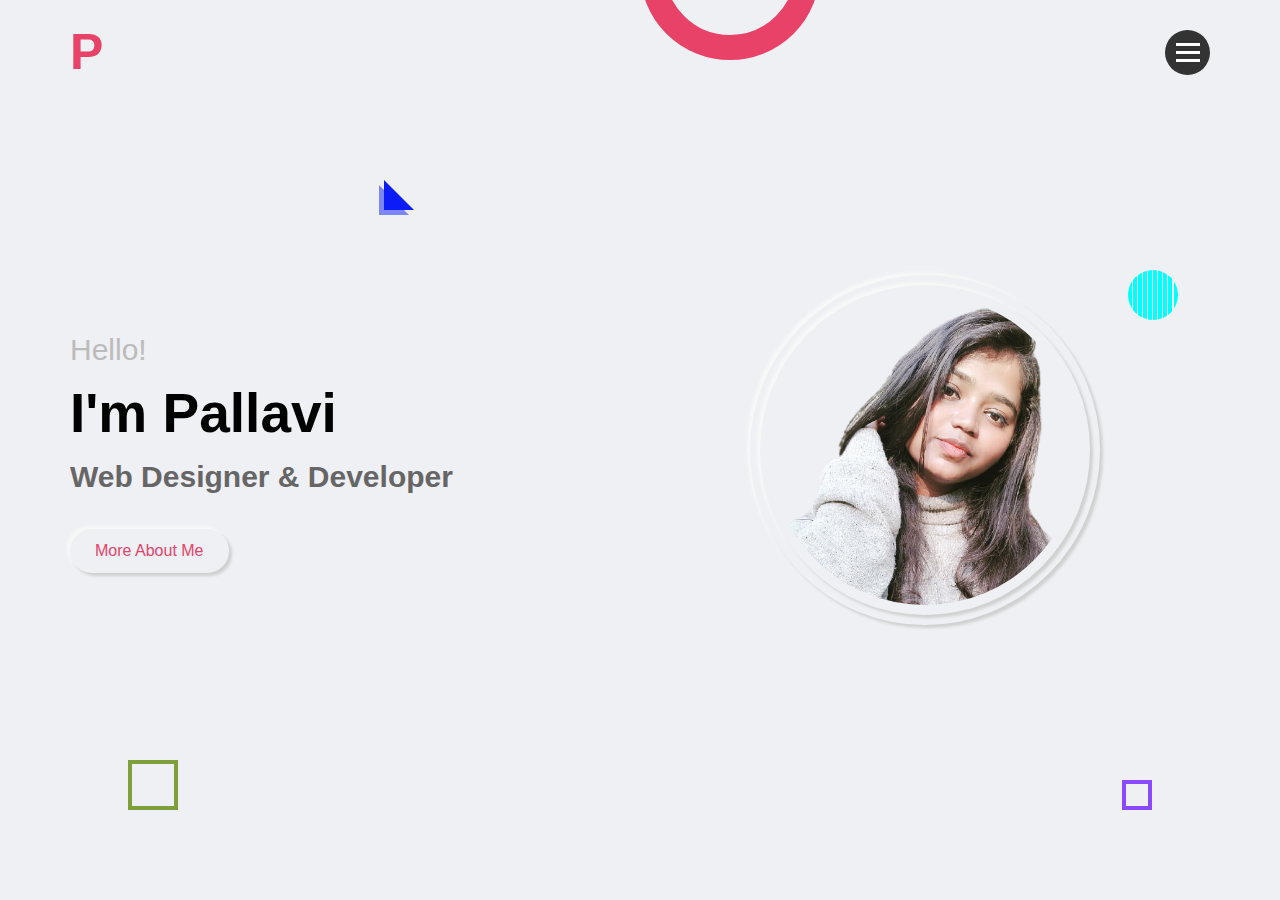
<file: index.html>
<!DOCTYPE html>
<html>
<head>
	<title>portfolio</title>
	<meta name="viewport" content="width=device-width, initial-scale=1">
	<link rel="stylesheet" href="style.css">
	<link rel="stylesheet" href="./responsive.css">
</head>
<body>

 <!-- header start -->
 <header class="header">
    <div class="container">
        <div class="row">
            <div class="logo">
                <a href="./index.html">P</a>
            </div>
            <div class="nav-toggle">
                <span></span>
            </div>
        </div>
    </div>
</header>
 <!-- header end -->

 <!-- navigation menu -->
 <div class="nav-overlay"></div>
 <nav class="nav">
	 <div class="head">
	 <strong>Menu</strong>
	 <div class="close">&times;</div>
 </div>
	 <ul>
		 <li><a href="./index.html">home</a></li>
		 <li><a href="./About_us.html">about</a></li>
		 <li><a href="./services.html">services</a></li>
		 <li><a href="./work.html">Projects</a></li>
		 <li><a href="./contact.html">contact</a></li>
	 </ul>
 </nav>

<section class="home-section section active" id="home">
 <!-- effect wrap -->
 <div class="effect-wrap">
	 <div class="effect effect-1">
	 </div>
	 <div class=" effect effect-2">
		
	 </div>
	 <div class="effect effect-3">

	 </div>
	 <div class=" effect effect-4">

	 </div>
	 <div class=" effect effect-5">
		 <div></div><div></div><div></div><div></div><div></div>
		 <div></div><div></div><div></div><div></div><div></div>
	 </div>
		
   
 </div>
 <div class="container">
	 <div class="row full-screen align-item-center">
		 <div class="home-text">
			 <p>Hello!</p>
			 <h2>I'm Pallavi</h2>
			 <h1>Web Designer & Developer</h1>
			 <a href="./About_us.html" target="_blank" class="link-item btn-1 outer-shadow hover-inner-shadow">More about me</a>
			 

		 </div>
		 <div class="home-img">
			 <div class="img-box inner-shadow">
				 <img src="./images/haf-pc-removebg-preview (1).png" class="outer-shadow" alt="profile-pic">
			 </div>
		 </div>
	 </div>
 </div>
</section>



<!-- Home-section End -->
<script src="./script.js"></script>
 
</body>
</html>
</file>
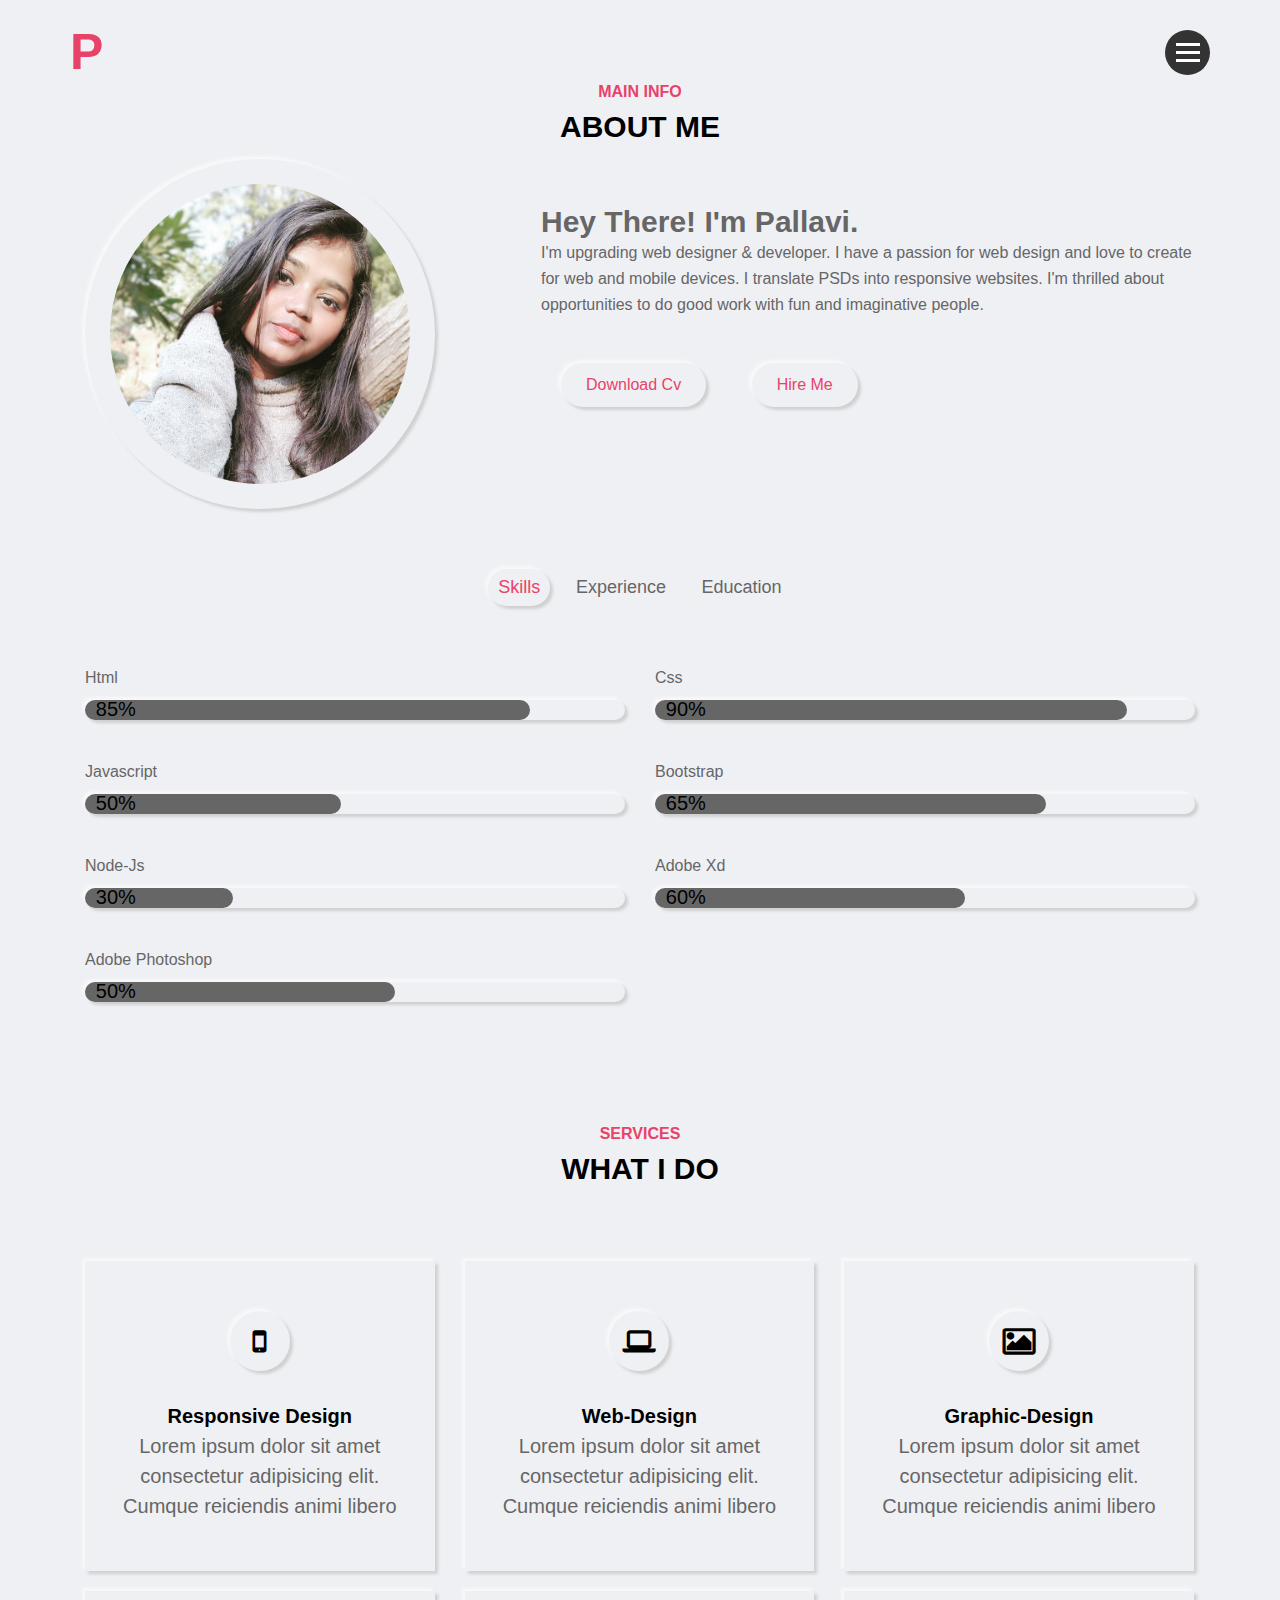
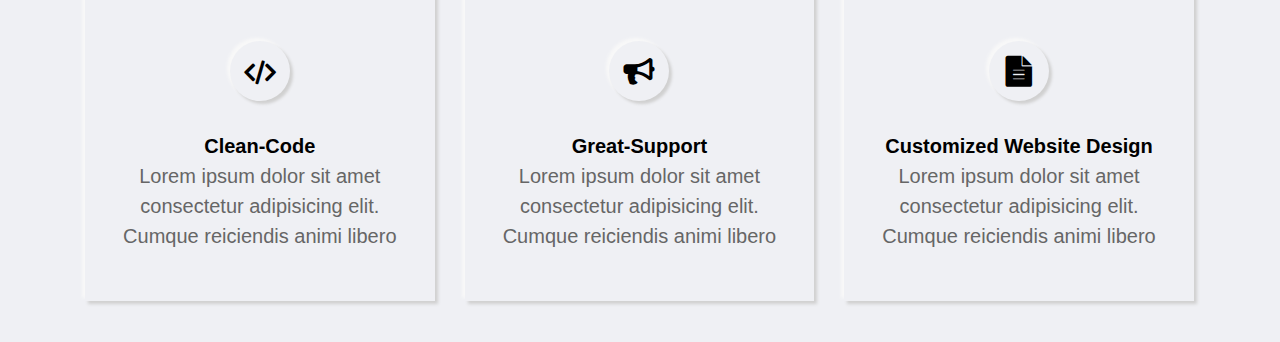
<file: About_us.html>
<!DOCTYPE html>
<html lang="en">
<head>
    <meta charset="UTF-8">
    <meta http-equiv="X-UA-Compatible" content="IE=edge">
    <meta name="viewport" content="width=device-width, initial-scale=1.0">
    <link rel="stylesheet" href="https://cdnjs.cloudflare.com/ajax/libs/font-awesome/4.7.0/css/font-awesome.min.css">
    <link rel="stylesheet" href="style.css">
    <link rel="stylesheet" href="./responsive.css">
    <title>About</title>
</head>
<body>
    <!-- header start -->
 <header class="header">
    <div class="container">
        <div class="row">
            <div class="logo">
                <a href="./index.html">P</a>
            </div>
            <div class="nav-toggle">
                <span></span>
            </div>
        </div>
    </div>
</header>
 <!-- header end -->

 <!-- navigation menu -->
 <div class="nav-overlay"></div>
 <nav class="nav">
	 <div class="head">
	 <strong>Menu</strong>
	 <div class="close">&times;</div>
 </div>
	 <ul>
		 <li><a href="./index.html">home</a></li>
		 <li><a href="./About_us.html">about</a></li>
		 <li><a href="./services.html">services</a></li>
		 <li><a href="./work.html">Projects</a></li>
		 <li><a href="./contact.html">contact</a></li>
	 </ul>
 </nav>

    <section class="about-section section" id="about">
        <div class="container">
            <div class="row">
                <div class="section-title">
                    <h2 data-heading="main info">About Me</h2>
                </div>
            </div>
            <div class="row">
                <div class="about-img">
                    <div class="img-box inner-shadow">
                        <img src="./images/haf-pc.jpg" class: "outer-shadow" alt="profile.pic">
                    </div>
                </div>
                <div class="about-info">
                    <p><span>Hey There! I'm pallavi.  </span><br>
                        I'm upgrading web designer & developer. 
                  I have a passion for web design and love to create for web and mobile devices. I translate PSDs into responsive websites.
                    I'm thrilled about opportunities to do good work with fun and imaginative people.
                </p>
                <a href="./Resume-Pallavi-Pal.pdf" target="_blank" class=" btn-1 outer-shadow hover-inner-shadow">Download cv</a>
                <a href="./contact.html" class="link-item btn-1 outer-shadow hover-inner-shadow">Hire me</a>
                </div>
            </div>
            <!-- about tabs -->
        <div class="row">
            <div class="about-tab">
                <span class="tab-items outer-shadow active" data-heading=".skills">skills</span>
                <span class="tab-items">experience</span>
                <span class="tab-items">education</span>
            </div>
        </div>
        <!-- skills start -->
        <div class="row">
            <div class="skills tab-content">
                <div class="row">
                    <!-- skill-item start -->
                    <div class="skill-item">
                        <p>Html</p>
                        <div class="progress inner-shadow">
                         <div class="progress-bar" style="width: calc(85% - 14px)">
                            <span>85%</span>
                          </div>
                        </div>
                    </div>
                    <div class="skill-item">
                        <p>Css</p>
                        <div class="progress inner-shadow">
                         <div class="progress-bar" style="width: calc(90% - 14px)">
                            <span>90%</span>
                          </div>
                        </div>
                    </div>
                    <div class="skill-item">
                        <p>javascript</p>
                        <div class="progress inner-shadow">
                         <div class="progress-bar" style="width: calc(50% - 14px)">
                            <span>50%</span>
                          </div>
                        </div>
                    </div>
                    <div class="skill-item">
                        <p>Bootstrap</p>
                        <div class="progress inner-shadow">
                         <div class="progress-bar" style="width: calc(75% - 14px)">
                            <span>65%</span>
                          </div>
                        </div>
                    </div>
                    <div class="skill-item">
                        <p>Node-js</p>
                        <div class="progress inner-shadow">
                         <div class="progress-bar" style="width: calc(30% - 14px)">
                            <span>30%</span>
                          </div>
                        </div>
                    </div>
                    <div class="skill-item">
                        <p>Adobe Xd</p>
                        <div class="progress inner-shadow">
                         <div class="progress-bar" style="width: calc(60% - 14px)">
                            <span>60%</span>
                          </div>
                        </div>
                    </div>
                    <div class="skill-item">
                        <p>Adobe photoshop</p>
                        <div class="progress inner-shadow">
                         <div class="progress-bar" style="width: calc(60% - 14px)">
                            <span>50%</span>
                          </div>
                        </div>
                    </div>
                    
                    
                </div>
            </div>
        </div>
    
        </div>
    </section>
    <!-- service section -->
<section class="service-section section" id="services">
    <div class="container">
        <div class="row">
            <div class="section-title">
                <h2 data-heading="Services" >what i do</h2>
            </div>
    
            <div class="row">
                 <!-- service item start -->
                <div class="service-item">
                    <div class="service-item-inner outer-shadow">
                        <div class="icon inner-shadow">
                            <i class="fa fa-mobile alt"></i>
                        </div>
                        <h3>Responsive design</h3>
                        <p>Lorem ipsum dolor sit amet consectetur adipisicing elit. Cumque reiciendis animi libero</p>
                    </div>
                </div>
                 <!-- service item end -->
                 <div class="service-item">
                    <div class="service-item-inner outer-shadow">
                        <div class="icon inner-shadow">
                            <i class="fa fa-laptop alt"></i>
                        </div>
                        <h3>web-design</h3>
                        <p>Lorem ipsum dolor sit amet consectetur adipisicing elit. Cumque reiciendis animi libero</p>
                    </div>
                </div>
                 <div class="service-item">
                    <div class="service-item-inner outer-shadow">
                        <div class="icon inner-shadow">
                            <i class="fa fa-photo"></i>
                        </div>
                        <h3>graphic-design</h3>
                        <p>Lorem ipsum dolor sit amet consectetur adipisicing elit. Cumque reiciendis animi libero</p>
                    </div>
                </div>
                 
                 <div class="service-item">
                    <div class="service-item-inner outer-shadow">
                        <div class="icon inner-shadow">
                            <i class="fa fa-code"></i>
                        </div>
                        <h3>clean-code</h3>
                        <p>Lorem ipsum dolor sit amet consectetur adipisicing elit. Cumque reiciendis animi libero</p>
                    </div>
                </div>
                 <div class="service-item">
                    <div class="service-item-inner outer-shadow">
                        <div class="icon inner-shadow">
                            <i class="fa fa-bullhorn"></i>
                        </div>
                        <h3>great-support</h3>
                        <p>Lorem ipsum dolor sit amet consectetur adipisicing elit. Cumque reiciendis animi libero</p>
                    </div>
                </div>
                 <div class="service-item">
                    <div class="service-item-inner outer-shadow">
                        <div class="icon inner-shadow">
                            <i class="fa fa-file-text"></i>
                        </div>
                        <h3>customized website design</h3>
                        <p>Lorem ipsum dolor sit amet consectetur adipisicing elit. Cumque reiciendis animi libero</p>
                    </div>
                </div>

                

            
        </div>
    </div>
</section>
    <script src="./script.js"></script>
</body>
</html>
</file>
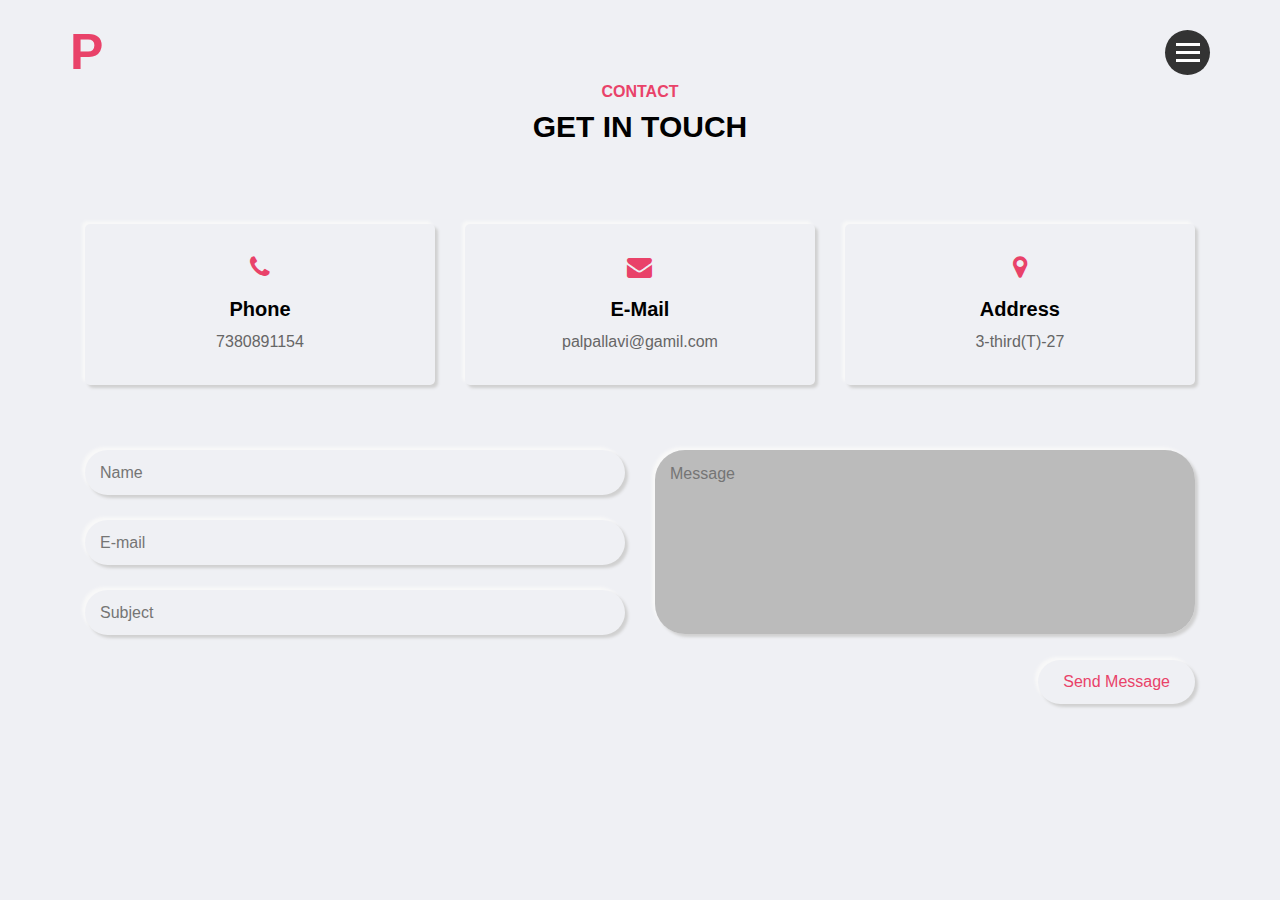
<file: contact.html>
<!DOCTYPE html>
<html lang="en">
<head>
    <meta charset="UTF-8">
    <meta http-equiv="X-UA-Compatible" content="IE=edge">
    <meta name="viewport" content="width=device-width, initial-scale=1.0">
    <link rel="stylesheet" href="https://cdnjs.cloudflare.com/ajax/libs/font-awesome/4.7.0/css/font-awesome.min.css">
    <link rel="stylesheet" href="style.css">
   
   
    <title>contact me</title>
</head>
<body>
   <!-- header start -->
 <header class="header">
    <div class="container">
        <div class="row">
            <div class="logo">
                <a href="./index.html">P</a>
            </div>
            <div class="nav-toggle">
                <span></span>
            </div>
        </div>
    </div>
</header>
 <!-- header end -->

 <!-- navigation menu -->
 <div class="nav-overlay"></div>
 <nav class="nav">
	 <div class="head">
	 <strong>Menu</strong>
	 <div class="close">&times;</div>
 </div>
	 <ul>
		 <li><a href="./index.html">home</a></li>
		 <li><a href="./About_us.html">about</a></li>
		 <li><a href="./services.html">services</a></li>
		 <li><a href="./work.html">Projects</a></li>
		 <li><a href="./contact.html">contact</a></li>
	 </ul>
 </nav>

 <section class="contact-section section" id="contact">
     <div class="container">
         <div class="row">
             <div class="section-title">
                 <h2 data-heading="Contact">GET IN TOUCH</h2>
             </div>
         </div>
         <div class="row">
             <!-- contact start-item -->
             <div class="contact-item">
                 <div class="contact-item-inner outer-shadow">
                     <i class="fa fa-phone"></i>
                     <span>Phone</span>
                     <p>7380891154</p>
                 </div>
             </div>
             <!-- contact-end-item -->
             <!-- contact start-item -->
             <div class="contact-item">
                 <div class="contact-item-inner outer-shadow">
                     <i class="fa fa-envelope"></i>
                     <span>E-mail</span>
                     <p>palpallavi@gamil.com</p>
                 </div>
             </div>
             <!-- contact-end-item -->
             <!-- contact start-item -->
             <div class="contact-item">
                <div class="contact-item-inner outer-shadow">
                    <i class="fa fa-map-marker"> </i>
                    <span>Address</span>
                    <p>3-third(T)-27</p>
                </div>
            </div>
            <!-- contact-end-item -->
         </div>
         <div class="row">
             <div class="contact-form">
                 <form>
                     <div class="row">
                         <div class="w-50">
                             <div class="input-group outer-shadow hover-inner-shadow">
                                 <input type="text" placeholder="Name" class="input-control">
                             </div>
                             <div class="input-group outer-shadow hover-inner-shadow">
                                 <input type="text" placeholder="E-mail" class="input-control">
                             </div>
                             <div class="input-group outer-shadow hover-inner-shadow">
                                 <input type="text" placeholder="Subject" class="input-control">
                             </div>

                         </div>
                         <div class="w-50">
                            <div class="input-group outer-shadow hover-inner-shadow">
                                <textarea  class="input-control" placeholder="Message"></textarea>
                            </div>
                         </div>
                     </div>
                     <div class="row">
                         <div class="submit-btn">
                             <button type="submit" class="btn-1 outer-shadow hover-inner-shadow">Send Message</button>
                         </div>
                     </div>
                 </form>
             </div>
         </div>
     </div>
 </section>
<script src="./script.js"></script>
</body>
</html>
</file>
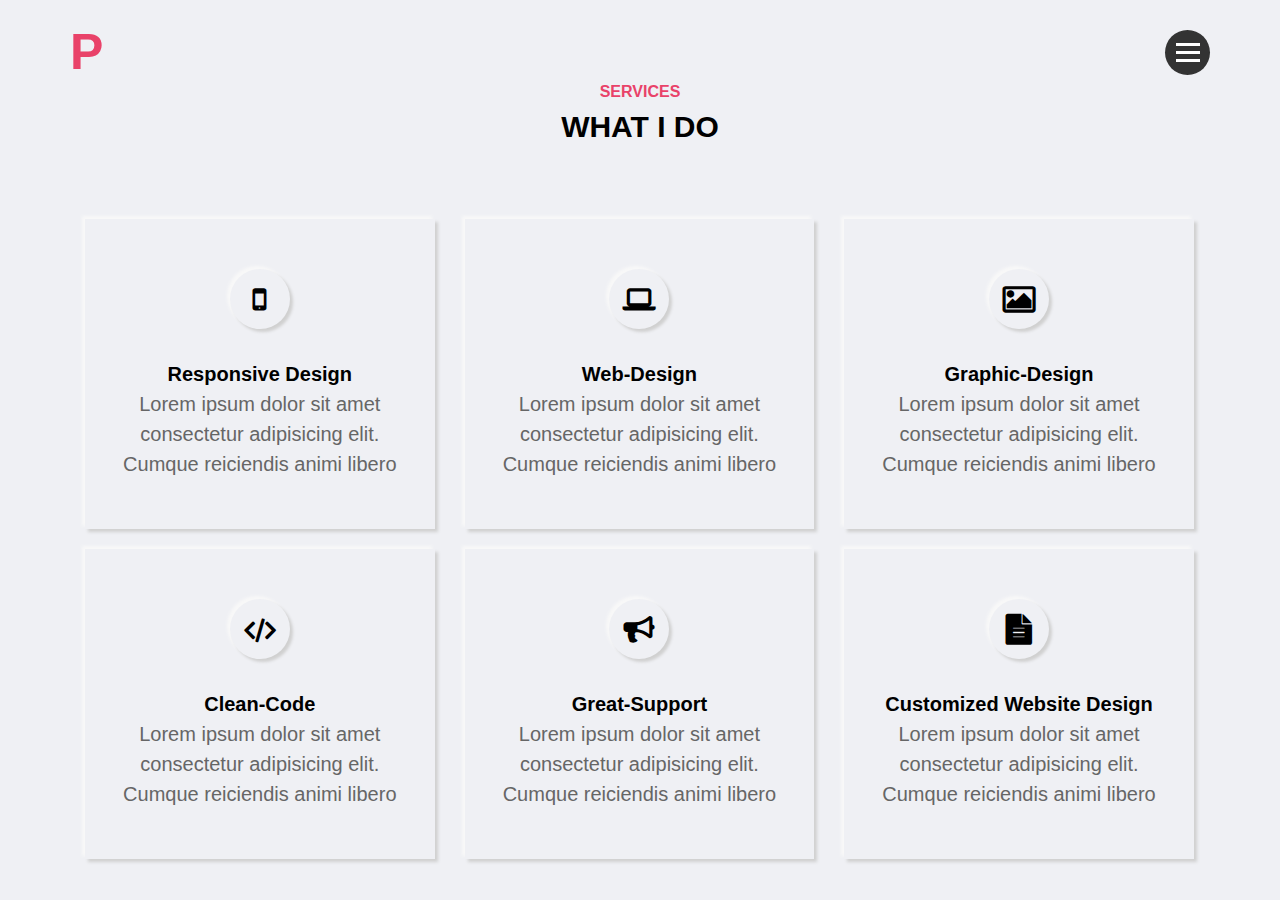
<file: services.html>
<!DOCTYPE html>
<html lang="en">
<head>
    <meta charset="UTF-8">
    <meta http-equiv="X-UA-Compatible" content="IE=edge">
    <meta name="viewport" content="width=device-width, initial-scale=1.0">
    <link rel="stylesheet" href="style.css">
    <link rel="stylesheet" href="./responsive.css">
    <link rel="stylesheet" href="https://cdnjs.cloudflare.com/ajax/libs/font-awesome/4.7.0/css/font-awesome.min.css">
   
    <title>Services</title>
</head>
<body>
    <!-- header start -->
 <header class="header">
    <div class="container">
        <div class="row">
            <div class="logo">
                <a href="./index.html">P</a>
            </div>
            <div class="nav-toggle">
                <span></span>
            </div>
        </div>
    </div>
</header>
 <!-- header end -->

 <!-- navigation menu -->
 <div class="nav-overlay"></div>
 <nav class="nav">
	 <div class="head">
	 <strong>Menu</strong>
	 <div class="close">&times;</div>
 </div>
	 <ul>
		 <li><a href="./index.html">home</a></li>
		 <li><a href="./About_us.html">about</a></li>
		 <li><a href="./services.html">services</a></li>
		 <li><a href="./work.html">Projects</a></li>
		 <li><a href="./contact.html">contact</a></li>
	 </ul>
 </nav>

<!-- service section -->
<section class="service-section section" id="services">
    <div class="container">
        <div class="row">
            <div class="section-title">
                <h2 data-heading="Services" >what i do</h2>
            </div>
    
            <div class="row">
                 <!-- service item start -->
                <div class="service-item">
                    <div class="service-item-inner outer-shadow">
                        <div class="icon inner-shadow">
                            <i class="fa fa-mobile alt"></i>
                        </div>
                        <h3>Responsive design</h3>
                        <p>Lorem ipsum dolor sit amet consectetur adipisicing elit. Cumque reiciendis animi libero</p>
                    </div>
                </div>
                 <!-- service item end -->
                 <div class="service-item">
                    <div class="service-item-inner outer-shadow">
                        <div class="icon inner-shadow">
                            <i class="fa fa-laptop alt"></i>
                        </div>
                        <h3>web-design</h3>
                        <p>Lorem ipsum dolor sit amet consectetur adipisicing elit. Cumque reiciendis animi libero</p>
                    </div>
                </div>
                 <div class="service-item">
                    <div class="service-item-inner outer-shadow">
                        <div class="icon inner-shadow">
                            <i class="fa fa-photo"></i>
                        </div>
                        <h3>graphic-design</h3>
                        <p>Lorem ipsum dolor sit amet consectetur adipisicing elit. Cumque reiciendis animi libero</p>
                    </div>
                </div>
                 
                 <div class="service-item">
                    <div class="service-item-inner outer-shadow">
                        <div class="icon inner-shadow">
                            <i class="fa fa-code"></i>
                        </div>
                        <h3>clean-code</h3>
                        <p>Lorem ipsum dolor sit amet consectetur adipisicing elit. Cumque reiciendis animi libero</p>
                    </div>
                </div>
                 <div class="service-item">
                    <div class="service-item-inner outer-shadow">
                        <div class="icon inner-shadow">
                            <i class="fa fa-bullhorn"></i>
                        </div>
                        <h3>great-support</h3>
                        <p>Lorem ipsum dolor sit amet consectetur adipisicing elit. Cumque reiciendis animi libero</p>
                    </div>
                </div>
                 <div class="service-item">
                    <div class="service-item-inner outer-shadow">
                        <div class="icon inner-shadow">
                            <i class="fa fa-file-text"></i>
                        </div>
                        <h3>customized website design</h3>
                        <p>Lorem ipsum dolor sit amet consectetur adipisicing elit. Cumque reiciendis animi libero</p>
                    </div>
                </div>

                

            
        </div>
    </div>
</section>
    <script src="./script.js"></script>
</body>
</html>
</file>
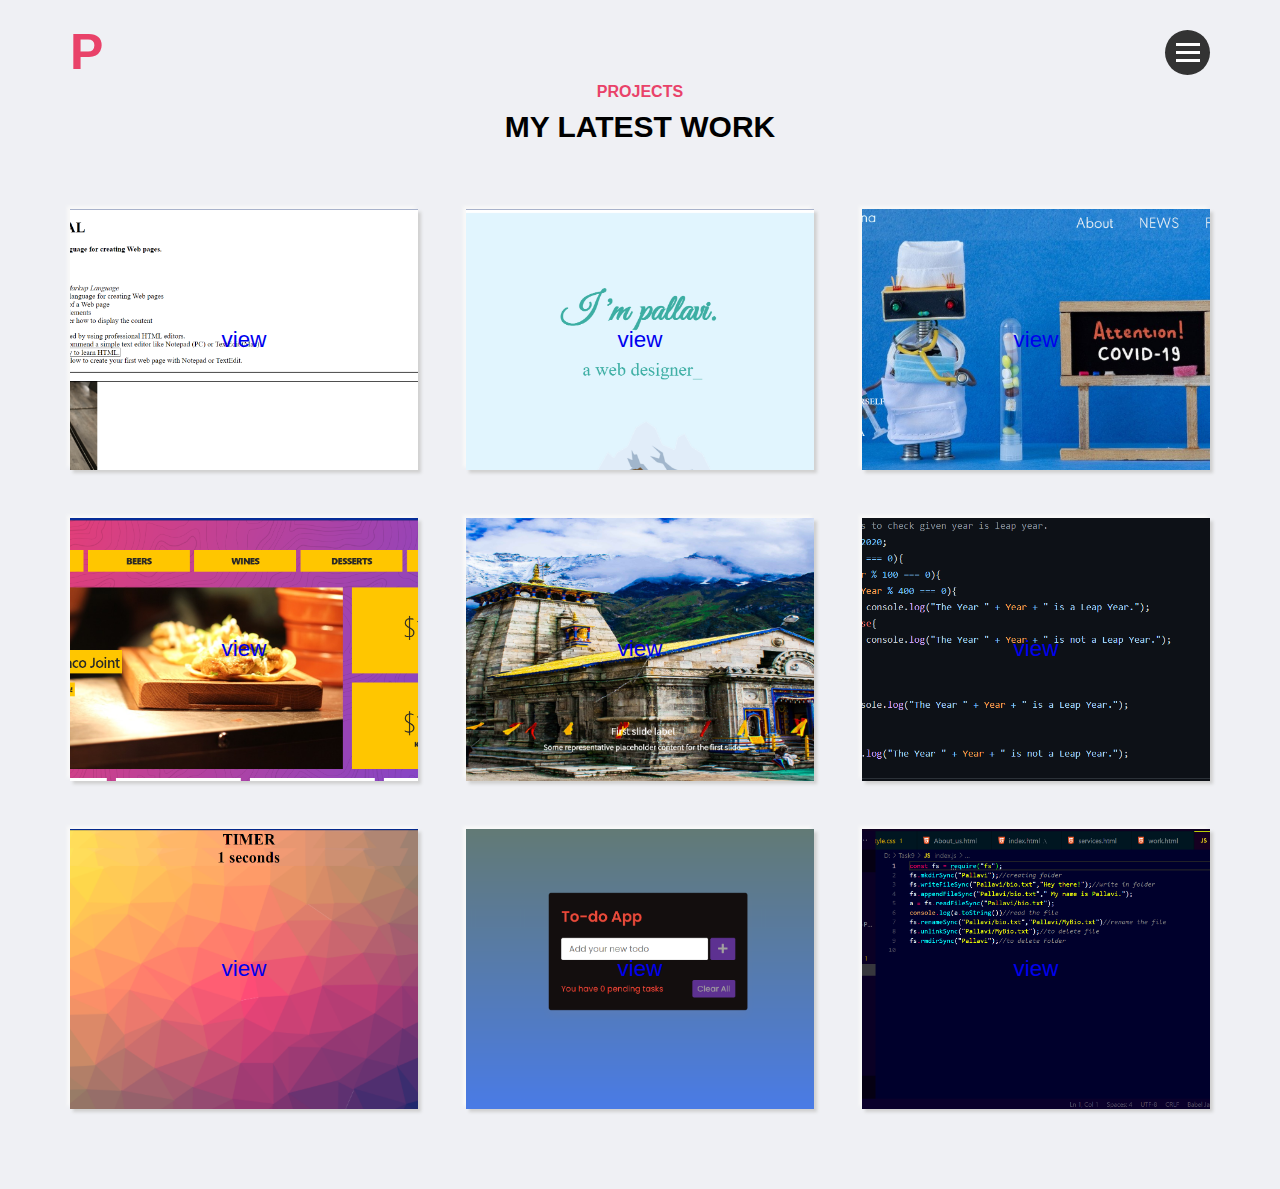
<file: work.html>
<!DOCTYPE html>
<html lang="en">
<head>
    <meta charset="UTF-8">
    <meta http-equiv="X-UA-Compatible" content="IE=edge">
    <meta name="viewport" content="width=device-width, initial-scale=1.0">
    <link rel="stylesheet" href="style.css">
    <link rel="stylesheet" href="./responsive.css">
    <title>Latest work</title>
</head>
<body>
   <!-- header start -->
 <header class="header">
  <div class="container">
      <div class="row">
          <div class="logo">
              <a href="./index.html">P</a>
          </div>
          <div class="nav-toggle">
              <span></span>
          </div>
      </div>
  </div>
</header>
<!-- header end -->

<!-- navigation menu -->
<div class="nav-overlay"></div>
<nav class="nav">
 <div class="head">
 <strong>Menu</strong>
 <div class="close">&times;</div>
</div>
 <ul>
   <li><a href="./index.html">home</a></li>
   <li><a href="./About_us.html">about</a></li>
   <li><a href="./services.html">services</a></li>
   <li><a href="./work.html">Projects</a></li>
   <li><a href="./contact.html">contact</a></li>
 </ul>
</nav>
 <section class="work-section section">
    <div class="container">
        <div class="row">
            <div class="section-title">
                <h2 data-heading="Projects" >My Latest work</h2>
            </div>

    <div class="promotion-layout container">
      <div class="promotion-item outer-shadow hover-inner-shadow">
        <img src="./images/task1.png" alt="" />
        <div class="promotion-content">
          <a href="#">view</a>
        </div>
      </div>

      <div class="promotion-item outer-shadow hover-inner-shadow">
        <img src="./images/Task2.png" alt="" />
        <div class="promotion-content">
         
          <a href="https://pallavi029.github.io/ACM-web/Task%202/" target="_blank">view</a>
        </div>
      </div>

      <div class="promotion-item outer-shadow hover-inner-shadow">
        <img src="./images/task3.png" alt="" />
        <div class="promotion-content">
         
          <a href="https://pallavi029.github.io/tasks/" target="_blank">view</a>
        </div>
      </div>

      <div class="promotion-item outer-shadow hover-inner-shadow">
        <img src="./images/task4.png" alt="" />
        <div class="promotion-content">
          
          <a href="https://pallavi029.github.io/resturent/task%204/" target="_blank">view</a>
        </div>
      </div>

      <div class="promotion-item outer-shadow hover-inner-shadow">
        <img src="./images/task5.png" alt="" />
        <div class="promotion-content">
          <a href="https://pallavi029.github.io/Tourism/Task%205/" target="_blank">view</a>
        </div>
      </div>

      <div class="promotion-item outer-shadow hover-inner-shadow">
        <img src="./images/task6.png" alt="" />
        <div class="promotion-content">
          
          <a href="https://github.com/pallavi029/Task6" target="_blank">view</a>
        </div>
      </div>
      <div class="promotion-item outer-shadow hover-inner-shadow">
        <img src="./images/task7.png" alt="" />
        <div class="promotion-content">
          <a href="https://pallavi029.github.io/Task7/countdown%20timer/" target="_blank">view</a>
        </div>
      </div>
      <div class="promotion-item outer-shadow hover-inner-shadow">
        <img src="./images/task 8.png" alt="" />
        <div class="promotion-content">
          <a href="https://pallavi029.github.io/Task8/Todo-list/" target="_blank">view</a>
        </div>
      </div>
      <div class="promotion-item outer-shadow hover-inner-shadow">
        <img src="./images/task9.png" alt="" />
        <div class="promotion-content">
          <a href="https://github.com/pallavi029/Task9">view</a>
        </div>
      </div>

    </div>
  </section>
    <script src="./script.js"></script>
</body>
</html>
</file>
<file: style.css>
*{
    margin: 0px;
    padding: 0px;
    box-sizing: border-box;
    outline: none;
}
body{
    font-size: 20px;
    line-height: 1.5;
    overflow-x: hidden;
    background-color: var(--bg-black-50);

}
::before,::after{
    box-sizing: border-box;
}
a{
    text-decoration: none;
}
ul{
    list-style: none;
    margin: 0px;
    padding: 0px;
}
.container{
    max-width: 1140px;
    /* background-color: hotpink; */
    margin: auto;
 }  
img{
    vertical-align: middle;
    max-width: 100%;
}
.row{
    display: flex;
    flex-wrap: wrap;
}
.justify-between{
    justify-content: space-between;
}
.align-item-center{
    align-items: center;
}
.btn-1{
    padding: 10px 25px;
    font-size: 16px;
    font-weight: 500px;
    color: var(--skin-color);
    background-color: transparent;
    line-height: 1.5;
    cursor: pointer;
    border-radius: 30px;
    transition: all 0.3s ease;
    display: inline-block;
    text-transform: capitalize;
    border: none;
}
.effect-wrap .effect {
    position: absolute;
    z-index:-1;
}
.effect-1{
    width: 30px;
    height: 30px;
    border: 4px solid #8a49ff;
    right: 10%;
    bottom: 10%;
    animation: spin 10s linear infinite;
}
.effect-wrap .effect {
    position: absolute;
    z-index:-1;
}
.effect-2{
    width: 50px;
    height: 50px;
    border: 4px solid #7da03c;
    left: 10%;
    bottom: 10%;
    animation: spin 10s linear infinite;
}
 .effect-3{
     height: 180px;
     width: 180px;
     border: 25px solid var(--skin-color);
     left:50%;
     top:-120px;
     border-radius: 50%;
     animation: leftBounce 3s ease-in-out infinite;


 }
 .effect-4{
     border-top: 30px solid transparent;
     border-left: 30px solid #0c1cf7;
     left: 30%;
     top: 20%;
     animation: spin 15s linear infinite;
 }
 .effect-4:before{
     content: '';
     border-top: 30px solid transparent;
     border-left: 30px solid #0c1cf7;
     position: absolute;
     opacity: 0.5;
     left: -35px;
     top: -25px;
 }
 .effect-5{
     height: 50px;
     width: 50px;
     right: 8%;
     top: 30%;
     display: flex;
     justify-content: space-between;
     border-radius: 50%;
     overflow: hidden;
     animation: spin 10s linear infinite;
 }
 .effect-5 div{
     width: 4px;
     background-color: aqua;
     /* height: 100%; */

 }
 @keyframes leftBounce {
     0%,100%{
transform: translateX(0);
     }
     50%{
transform: translateX(25px);
     }
     
 }

@keyframes spin {
    0%{
        transform: rotate(0deg);
    }
    100%{
        transform: rotate(360deg);
    }
    
}
/* font */
@import url('https://fonts.googleapis.com/css2?family=Roboto+Condensed:wght@300;400&display=swap');

*:not(i){
    font-family: 'Roboto Condensed', sans-serif;
    font-weight: 400px;
}
/*  define custom css varaible */
:root{
    --skin-color:#e94269;
    --bg-black-900: #000000;
    --bg-black-100: #dddddd;
    --bg-black-50:    #eff0f4;
    --text-black-900: #000000;
    --text-black-600: #666666;
    --text-black-300:#bbbbbb;
    --outer-shadow: 3px 3px 3px #d0d0d0, -3px -3px 3px #f8f8f8;
    --outer-shadow-0: 0 0 0 #d0d0d0, -0 -0 0 #f8f8f8;
    --inner-shadow:inset 3px 3px 3px #d0d0d0, inset -3px 3px -3px #f8f8f8;

}



/* -------------header------------- */






.container{
	max-width: 1140px;
	margin:auto;
}
.row{
	display: flex;
	flex-wrap: wrap;
}
.header{
	position: absolute;
	left:0;
	top:0;
	width: 100%;
	z-index: 99;
	padding:15px;
}
.header .row{
	justify-content: space-between;
	align-items: center;
}

.header .logo a{
	font-size: 50px;
	text-decoration: none;
	color: var(--skin-color);
	font-weight: 600;
}
.header .nav-toggle{
	height: 45px;
	width: 45px;
	background-color: #333333;
	border-radius: 50%;
	cursor: pointer;
	display: flex;
	align-items: center;
	justify-content: center;
}
.header .nav-toggle span{
	height: 3px;
	width: 24px;
	background-color: #ffffff;
	display: block;
	position: relative;
}
.header .nav-toggle span:before,
.header .nav-toggle span:after{
	content: '';
	position: absolute;
	left:0;
	width: 100%;
	height: 100%;
	background-color: #ffffff;
}
.header .nav-toggle span:before{
	top:-8px;
}
.header .nav-toggle span:after{
	top:8px;
}
.outer-shadow{
    box-shadow: var(--outer-shadow);
}
.inner-shadow{
    box-shadow: var(--outer-shadow);
}
.hover-inner-shadow{
    position: relative;
    z-index: 1;  
}
.hover-inner-shadow:hover{
   box-shadow: var(--outer-shadow-0);
}
.hover-inner-shadow::after{
    content: '';
    position: absolute;
    left: 0px;
    top: 0px;
    width: 100%;
    height: 100%;
    transition: all 0.3s ease;
}
.hover-inner-shadow:hover::after{
    box-shadow: var(--inner-shadow);
}



/* --------Navigation menu --------- */

.nav-overlay{
	position: fixed;
	left:0;
	top:0;
	z-index: 499;
	background-color: rgba(0,0,0,0.5);
	height: 100%;
	width: 100%;
	transform: translateX(-100%);
}
.nav-overlay.open{
    transform: translateX(0%);	
}
.nav{
	position: fixed;
	left:0;
	top:0;
	background-color: #111111;
	height: 100%;
	width: 260px;
	z-index: 500;
	transform: translateX(-260px);
	overflow-y: auto;
}
.nav .head{
	position: sticky;
	position: -webkit-sticky;
	top:0;
	z-index: 501;
	background-color: #111111;
	width: 100%;
}
.nav.open{
    transform: translateX(0px);	
}
.nav strong{
	height:50px;
	color: #dddddd;
	font-size: 16px;
	text-align: left;
	line-height: 50px;
	padding:0 50px 0 15px;
	display: block;
	width: 100%;
	font-weight: 600;
	border-bottom: 1px solid #333333;
}
.nav .close{
	position: absolute;
	height: 50px;
	width: 50px;
	right:0;
	top:0;
	font-size: 32px;
	color:#dddddd;
	text-align: center;
	line-height: 50px;
	cursor: pointer;
}
.nav ul{
	margin:10px 0 0;
	padding:0;
	list-style: none;
}
.nav ul li{
	display: block;
}
.nav ul li a{
	color: #ffffff;
	font-size: 16px;
	text-transform: capitalize;
	text-decoration: none;
	display: block;
	padding: 8px 15px;
	position: relative;
	transition:all 0.5s ease;
}
.nav ul li a:before{
	content: '';
	position: absolute;
	left:0;
	top:0;
	width:0px;
	height: 100%;
	background-color: #ffffff;
	z-index: -1;
	transition:all 0.5s ease;
}
.nav ul li a:hover:before{
	width: 100%;
}
.nav ul li a:hover{
	color: #111111;

}

/* ----------------Home-section  ------------ */
.home-section{
    position: relative;
}

.home-section .full-screen{
    /* background-color: red; */
    padding: 50px 0;
    min-height: 100vh;
}
.home-section .home-text,
.home-section .home-img{
  flex: 0 0 50%;
    max-width: 50%;
    padding: 0 15;

}
.home-section .home-text p{
    color: var(--text-black-300);
    font-size: 30px;
    text-transform: capitalize;
    margin: o;
    
}
.home-section .home-text h2{
font-size: 55px;
font-weight: 700;
color: var(--text-black-900);
margin: 0;
}
.home-section .home-text h1{
    font-size: 30px;
    font-weight: 500px;
    color: var(--text-black-600);
    margin: 0;
    text-transform: capitalize;

}
.home-section .home-text .btn-1{
    margin-top: 30px;
}

.home-section .home-img .img-box{
    /* background-color: rgb(68, 65, 65); */
    max-width: 450px;
    display: block;
    margin: auto;
    border-radius: 50%;
    padding: 10px;
}
.img-box{
    width: 350px;
    height: 350px;
    
}
.home-section .home-img .img-box img{
    width: 100%;
    border-radius: 50%;
    border: 10px solid transparent;
}
/* -------------About section --------------- */
.about-section{
    /* background-color: red; */
    min-height: 100vh;
    padding: 80px 0 0;
}
.section-title{
/* background-color: aqua; */
padding: 0px 15px;
flex: 0 0 100%;
text-align: center;
}
.section-title h2{
    /* background: blue; */
    display: inline-block;
    font-size: 30px;
    font-weight: 700;
    color: var(--text-black-900);
    text-transform: uppercase;
    margin: 0px;
    margin-bottom: 60px;
}
 
.section-title h2::before{
    content: attr(data-heading);
    display: block;
    font-size: 16px;
    font-weight: 600;
    color: var(--skin-color);
}
section.hide{
    display: none;
}
.about-section .about-img{
    /* background-color: blue; */
 
    flex: 0 0 40%;
    max-width: 40%;
    padding: 0 15px;
    margin-top: -50px;
}
.about-section .about-img .img-box{
    padding: 15px;
    border-radius: 50%;
   
}
.about-section .about-img .img-box img{
width: 100%;
border: 10px solid transparent;
border-radius: 50%;

}
.about-section .about-info{
    /* background-color: brown; */
    flex: 0 0 60%;
    max-width: 60%;
    padding: 0 15px;
}
.about-section .about-info p{
    font-size: 16px;
    line-height: 26px;
    margin-bottom: 15px;
    color: var(--text-black-600);
    
}
.about-section .about-info span{
    font-size: 30px;
    font-weight: 600;
    text-transform: capitalize;
}
.about-section .about-info .btn-1{
    margin: 30px 20px;
}
.about-section .about-tabs{
    /* background-color: red; */
    padding: 60px 15px 16px;
    flex: 0 0 100%;
    max-width: 100%;
    text-align: center;
}

/* ------------------About-tab -------------------- */
.about-section .about-tab{
    /* background-color: #7da03c; */
    padding: 60px 15px 50px;
    flex: 0 0 100%;
    max-width: 100%;
    text-align: center;

}
.about-section .about-tab .tab-items{
    display: inline-block;
    margin: 0 5px 10px;
    /* border: 1px solid red; */
    padding: 5px 10px;
    border-radius: 30px;
    font-size: 18px;
    transition: all 0.3s ease;
    color: var(--text-black-600);
    font-weight: 500;
    text-transform: capitalize;
}
.about-section .about-tab .tab-items:hover:not(.active){
    opacity: 0.6;
}
.about-section .about-tab .tab-items.active{
    color: var(--skin-color);
}
.about-section .tab-content{
    flex: 0 0 100%;
    max-width: 100%;
}
.about-section .skills .skill-item {
    flex: 0 0 50%;
    max-width: 50%;
    padding: 0 15px;
    margin-bottom: 40px;

}
.about-section .skills .skill-item .progress{
height: 20px;
border-radius: 10px;
position: relative;
}
.about-section .skills .skill-item .progress-bar span{
/* display: none; */
position: absolute;
top: -30%;
left: 2%;

}
.about-section .skills .skill-item .progress-bar{
    background-color: var(--text-black-600);
    height: 20px;
    border-radius: 10px;
}
.about-section .skills .skill-item p{
    font-size: 16px;
    color: var(--text-black-600);
    text-transform: capitalize;
    margin: 0 0 10px;
}
/* --------------------service section --------------- */
.service-section{
    /* background-color: #c4c7c0; */
    padding: 80px 0 0px;
    min-height: 100vh;
    flex: 0 0 100%;
}
.service-item{
    flex: 0 0 33.3%;
    max-width: 33.3%;
    padding: 10px 15px 10px 15px;
    align-items: center;
    justify-content: center;
}
.service-item-inner{
    padding: 50px 15px;
    text-align: center;
  
   
}
.icon{
    height: 60px;
    width: 60px;
    text-align: center;
    border-radius: 30px;
    line-height: 60px;
    display: block;
    margin: 0 auto 30px;
    transition: all 0.3s ease;
    
}
.icon i{
    font-size: 30px;
    line-height: 60px;
    color: var(--bg-black-900);
    font-weight: 700;

}
.icon:hover i{
    color: var(--skin-color);
}
.service-item-inner h3{
    font-size: 20px;
    font-weight: 600;
    text-transform: capitalize;
    color: var(--bg-black-900);
}
.service-item-inner p{
    color: var(--text-black-600);
    font-weight: 500;
    font-size: 20px;
}
/* ----------------work ---------------- */
.work-section{
    padding: 80px 0 80px;
}
.promotion-layout {
    display: grid;
    grid-template-columns: repeat(3, 1fr);
    gap: 3rem;
    height: 100vh;
   
  }
  
  .promotion-item {
    overflow: hidden;
    position: relative;
    z-index: 0;
  }
  
  .promotion-item img {
    object-fit: cover;
    height: 100%;
    width: 100%;
    transition: all 500ms ease-in-out;
  }
  
  .promotion-content {
    position: absolute;
    top: 50%;
    left: 50%;
    transform: translate(-50%, -50%);
    color: var(--text-black-900);
    text-align: center;
    z-index: 3;
  }
  
  .promotion-content a {
    transition: all 300ms ease-in-out;
    font-size: 1.4rem;
  }
  
  .promotion-content a:hover {
    color: var(--skin-color);
  }
  
  .promotion-item:hover .promotion-content h3 {
    background-color: var(--bg-black-50);
    color: var(--text-black-900);
  }
  
  .promotion-item:hover img {
    transform: scale(1.2);
  }
  
  .promotion-item::after {
    content: "";
    position: absolute;
    top: 0;
    left: 0;
    z-index: 1;
    width: 100%;
    height: 100%;
    background-color: rgba(0, 0, 0, 0.4);
    opacity: 0;
    visibility: hidden;
    transition: all 500ms ease-in-out;
  }
  
  .promotion-item:hover::after {
    visibility: visible;
    opacity: 1;
  }

  /* ------------contact section ------------------ */
  .contact-section{
      padding: 80px 0 80px;
      min-height: 100vh;
      
  }
  .contact-section .contact-item{
      flex: 0 0 33.33%;
      max-width: 33.33%;
      padding: 15px;
      display: flex;
  }
  .contact-section .contact-item-inner{
      padding: 30px 15px;
      text-align: center;
      border-radius: 5px;
      width: 100%;
  }
  .contact-section .contact-item-inner span{
      display: block;
      font-size: 20px;
      font-weight: 600;
      margin: 10px 0 5px;
      color: var(--text-black-900);
      text-transform: capitalize;
      /* word-wrap: break-word; */

  }
  .contact-section .contact-item-inner i{
      font-size: 25px;
      color: var(--skin-color);
      
  }
  .contact-section .contact-item-inner p{
      font-size: 16px;
      color: var(--text-black-600);
      line-height: 26px;
      margin: 0;
      word-wrap: break-word;
      

  }
  .contact-section .contact-form{
      /* background-color: turquoise; */
      flex: 0 0 100%;
      max-width: 100%;
      margin-top: 50px;
     
  }
  .contact-section .w-50{
      /* background: violet; */
      padding: 0 15px;
      flex: 0 0 50%;
      max-width: 50%;

  }
  .contact-section .input-group{
      margin: 0 0 25px;
      transition: all 0.3s ease;
border-radius: 30px;


  }
  .contact-section .input-group .input-control{
      height: 45px;
      display: block;
      width: 100%;
      border-radius: 30px;
      border: none;
      background-color: transparent;
      font-size: 16px;
      padding: 0 15px;
      color: var(--text-black-900);
     
    }
    .contact-section .input-group textarea.input-control{
        height: 184px;
        padding-top: 15px;
        resize: none;
        background-color: var(--text-black-300);
    }
    .contact-section .submit-btn{
        flex: 0 0 100%;
        max-width: 100%;
        text-align: right;
        padding: 0 15px;
    }
</file>
<file: responsive.css>
@media(max-width: 769px) {
    
    .about-section .skills.skills-item,
    .about-section .about-info,
    .about-section .about-img,
    .home-section .home-text,
    .home-section .home-img{
        flex: 0 0 100%;
        max-width: 100%;
    }
    .home-section .home-text{
        order: 2;
    }
    .home-section .home-text{
        text-align: center;
    }
    .home-section .full-screen{
        padding: 100px 0;
    }
    .home-section .home-img .img-box{
        margin-bottom: 40px;
        max-width: 350px;
    }
    .effect-3{
        margin-left: -60px;
    }
    .effect-4{
        left: 10px;
    }
    .about-section .about-img{
        padding: 30px;
        align-items: center;
        justify-content: center;
    }
}
@media (max-widt:574px) {
    .home-section .home-img .img-box{
        max-width: 260px;
    }
    .home-section .home-text h2{
        font-size: 40px;
    }

    
}

@media only screen and (max-width: 1200px) {
    .promotion-content h3 {
      background-color: rgba(0, 0, 0, 0.8);
      border-radius: 5rem;
      padding: 0.7rem 1.4rem;
      font-size: 1.6rem;
    }
  }
  
  @media only screen and (max-width: 996px) {
    .promotion-layout {
      grid-template-columns: repeat(2, 1fr);
    }
  }
  
  @media only screen and (max-width: 768px) {
    .promotion-layout {
     grid-template-columns: 1fr;
     max-width: 500px;
     height: 100%;
     width: 100%;
    }
  }
  @media (max-width:991px) {
      .service-section .service-item{
          flex: 0 0 100%;
          max-width: 100%;
      }
      
  }
</file>
